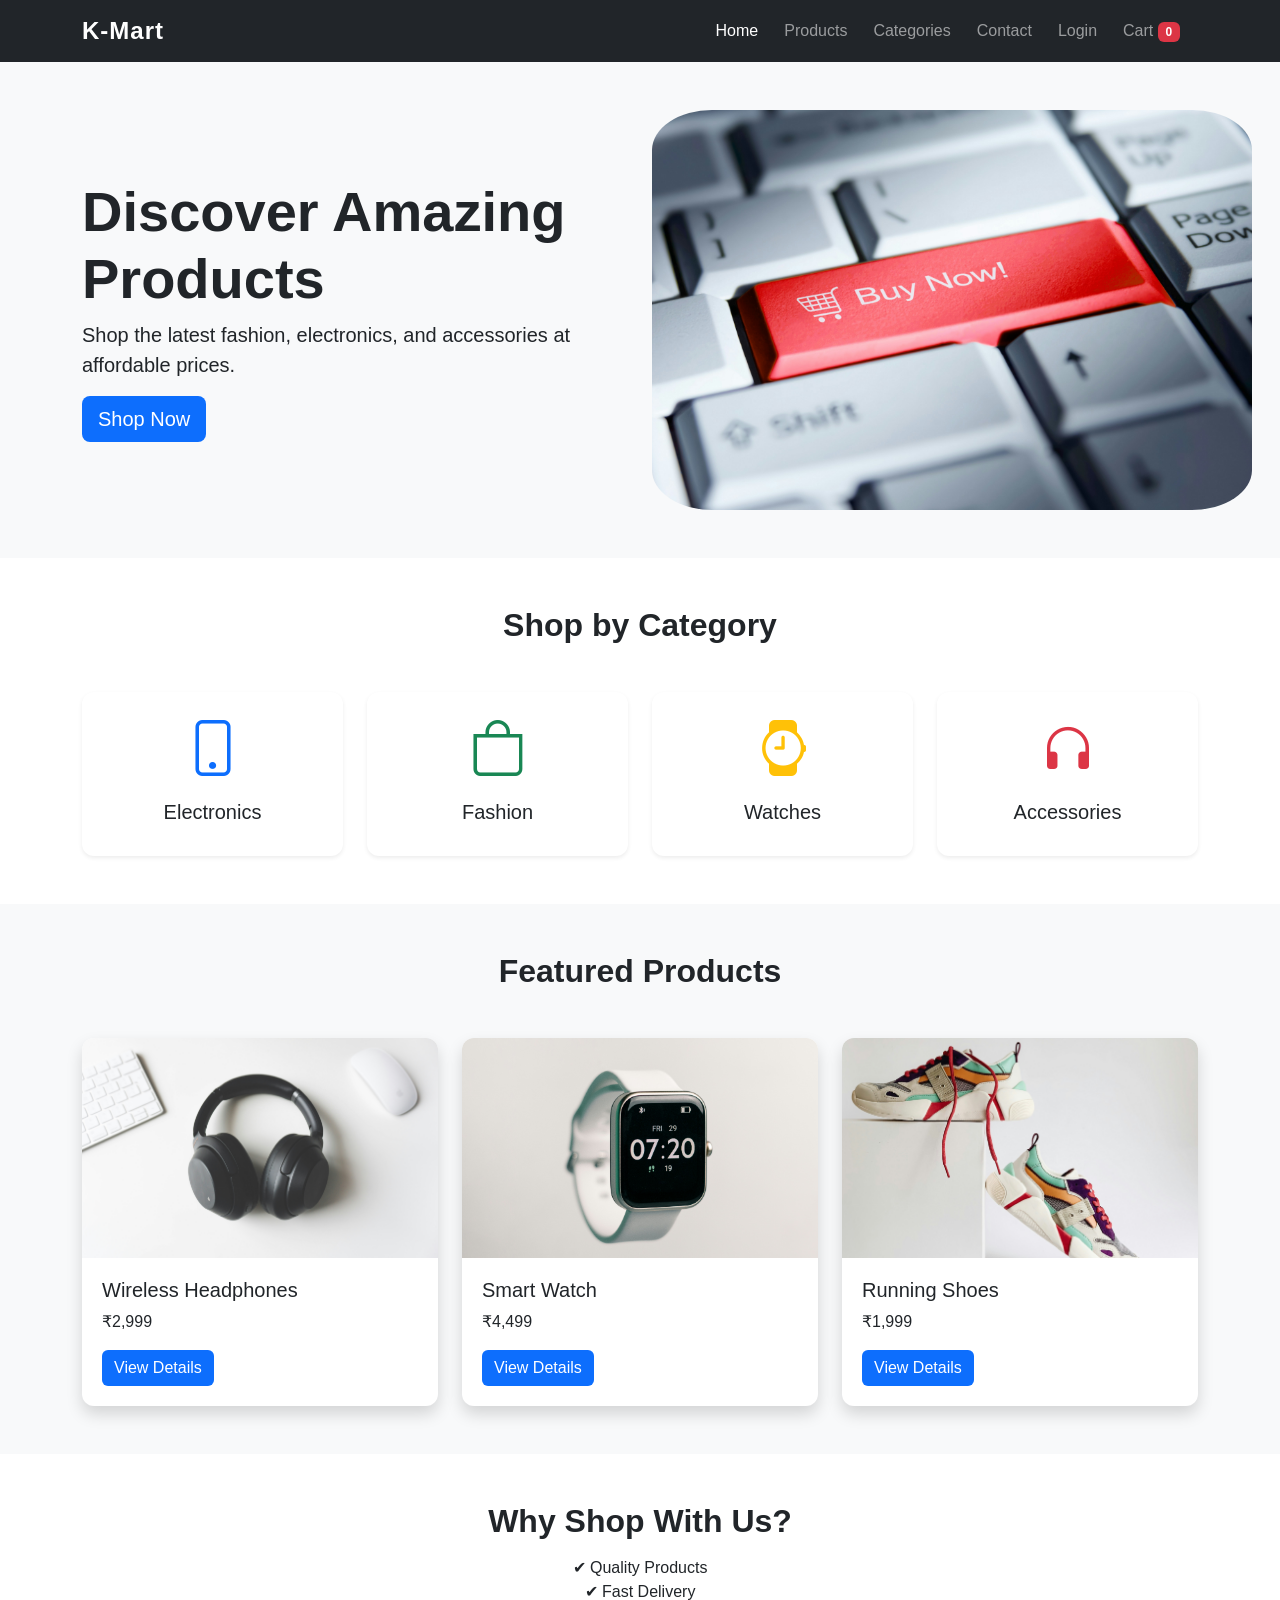
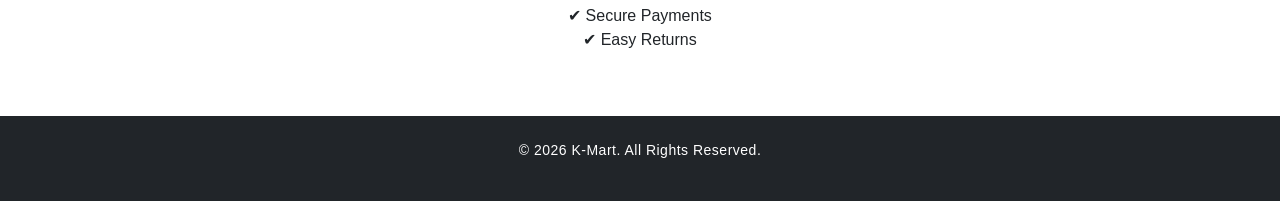
<file: index.html>
<!DOCTYPE html>
<html lang="en">
<head>
    <meta charset="UTF-8">
    <meta name="viewport" content="width=device-width, initial-scale=1.0">
    <title>K-Mart</title>

    <!-- Bootstrap CSS -->
    <link href="https://cdn.jsdelivr.net/npm/bootstrap@5.3.3/dist/css/bootstrap.min.css" rel="stylesheet">

    <!-- Bootstrap Icons -->
    <link href="https://cdn.jsdelivr.net/npm/bootstrap-icons@1.11.3/font/bootstrap-icons.css" rel="stylesheet">

    <!-- Custom CSS -->
    <link rel="stylesheet" href="css/style.css">
</head>
<body>

<!-- Navbar -->
<nav class="navbar navbar-expand-lg navbar-dark bg-dark sticky-top">
    <div class="container">

        <a class="navbar-brand fw-bold" href="#">K-Mart</a>

        <button class="navbar-toggler" type="button"
            data-bs-toggle="collapse"
            data-bs-target="#menu">

            <span class="navbar-toggler-icon"></span>

        </button>

        <div class="collapse navbar-collapse" id="menu">

            <ul class="navbar-nav ms-auto">

                <li class="nav-item">
                    <a class="nav-link active" href="#">Home</a>
                </li>

                <li class="nav-item">
                    <a class="nav-link" href="products.html">Products</a>
                </li>

                <li class="nav-item">
                    <a class="nav-link" href="#">Categories</a>
                </li>

                <li class="nav-item">
                    <a class="nav-link" href="contact.html">Contact</a>
                </li>

                <li class="nav-item">
                     <a class="nav-link" href="login.html">Login</a>
                </li>

                <li class="nav-item">
                    <a class="nav-link" href="cart.html">
                        Cart
                        <span class="badge bg-danger">0</span>
                    </a>
                </li>

            </ul>

        </div>

    </div>
</nav>

<!-- Hero Section -->

<section class="bg-light py-5">

<div class="container">

<div class="row align-items-center">

<div class="col-lg-6">

<h1 class="display-4 fw-bold">

Discover Amazing Products

</h1>

<p class="lead">

Shop the latest fashion, electronics, and accessories at affordable prices.

</p>

<a href="products.html" class="btn btn-primary btn-lg">

Shop Now

</a>

</div>

<div class="col-lg-6 text-center">

<img class="imag"src="images/banner.jpg"
class="img-fluid"
alt="Shopping">

</div>

</div>

</div>

</section>

<!-- Categories -->

<section class="py-5">

<div class="container">

<h2 class="text-center mb-5">

Shop by Category

</h2>

<div class="row g-4">

<div class="col-md-3">

<div class="card shadow-sm text-center p-4">

<i class="bi bi-phone display-4 text-primary"></i>

<h5 class="mt-3">

Electronics

</h5>

</div>

</div>

<div class="col-md-3">

<div class="card shadow-sm text-center p-4">

<i class="bi bi-bag display-4 text-success"></i>

<h5 class="mt-3">

Fashion

</h5>

</div>

</div>

<div class="col-md-3">

<div class="card shadow-sm text-center p-4">

<i class="bi bi-watch display-4 text-warning"></i>

<h5 class="mt-3">

Watches

</h5>

</div>

</div>

<div class="col-md-3">

<div class="card shadow-sm text-center p-4">

<i class="bi bi-headphones display-4 text-danger"></i>

<h5 class="mt-3">

Accessories

</h5>

</div>

</div>

</div>

</div>

</section>

<!-- Featured Products -->

<section class="bg-light py-5">

<div class="container">

<h2 class="text-center mb-5">

Featured Products

</h2>

<div class="row g-4">

<div class="col-md-4">

<div class="card shadow">

<img src="images/product1.jpg"
class="card-img-top">

<div class="card-body">

<h5 class="card-title">

Wireless Headphones

</h5>

<p>

₹2,999

</p>

<a href="#"
class="btn btn-primary">

View Details

</a>

</div>

</div>

</div>

<div class="col-md-4">

<div class="card shadow">

<img src="images/product2.jpg"
class="card-img-top">

<div class="card-body">

<h5 class="card-title">

Smart Watch

</h5>

<p>

₹4,499

</p>

<a href="#"
class="btn btn-primary">

View Details

</a>

</div>

</div>

</div>

<div class="col-md-4">

<div class="card shadow">

<img src="images/product3.jpg"
class="card-img-top">

<div class="card-body">

<h5 class="card-title">

Running Shoes

</h5>

<p>

₹1,999

</p>

<a href="#"
class="btn btn-primary">

View Details

</a>

</div>

</div>

</div>

</div>

</div>

</section>

<!-- About -->

<section class="py-5">

<div class="container text-center">

<h2>

Why Shop With Us?

</h2>

<p class="mt-3">

✔ Quality Products

<br>

✔ Fast Delivery

<br>

✔ Secure Payments

<br>

✔ Easy Returns

</p>

</div>

</section>

<!-- Footer -->

<footer class="bg-dark text-white py-4">

<div class="container text-center">

<p>

© 2026 K-Mart. All Rights Reserved.

</p>

</div>

</footer>

<script src="https://cdn.jsdelivr.net/npm/bootstrap@5.3.3/dist/js/bootstrap.bundle.min.js"></script>

</body>
</html>
</file>
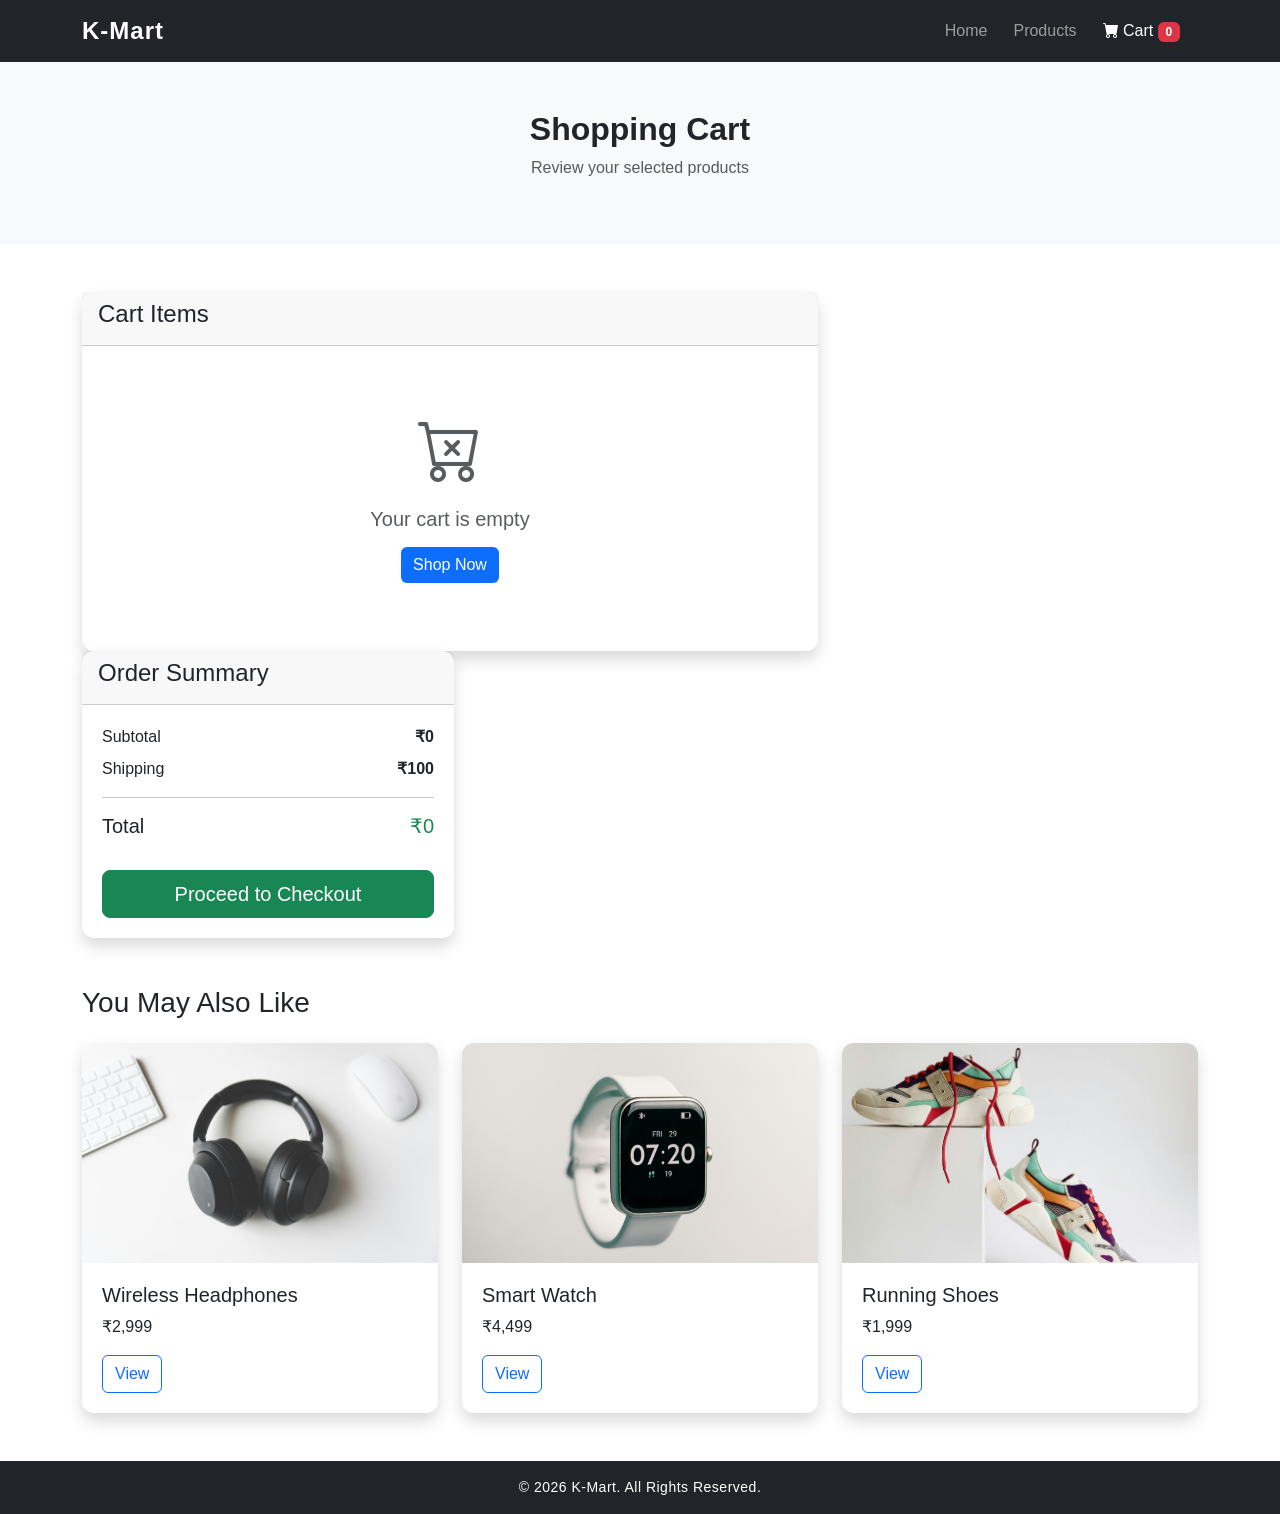
<file: cart.html>
<!DOCTYPE html>
<html lang="en">
<head>
    <meta charset="UTF-8">
    <meta name="viewport" content="width=device-width, initial-scale=1.0">
    <title>Shopping Cart | K-Mart</title>

    <!-- Bootstrap CSS -->
    <link href="https://cdn.jsdelivr.net/npm/bootstrap@5.3.3/dist/css/bootstrap.min.css" rel="stylesheet">

    <!-- Bootstrap Icons -->
    <link href="https://cdn.jsdelivr.net/npm/bootstrap-icons@1.11.3/font/bootstrap-icons.css" rel="stylesheet">

    <!-- Custom CSS -->
    <link rel="stylesheet" href="css/style.css">
</head>
<body>

<!-- Navbar -->

<nav class="navbar navbar-expand-lg navbar-dark bg-dark">

<div class="container">

<a class="navbar-brand fw-bold" href="index.html">

K-Mart

</a>

<button
class="navbar-toggler"
data-bs-toggle="collapse"
data-bs-target="#menu">

<span class="navbar-toggler-icon"></span>

</button>

<div class="collapse navbar-collapse" id="menu">

<ul class="navbar-nav ms-auto">

<li class="nav-item">

<a class="nav-link" href="index.html">

Home

</a>

</li>

<li class="nav-item">

<a class="nav-link" href="products.html">

Products

</a>

</li>

<li class="nav-item">

<a class="nav-link active" href="cart.html">

<i class="bi bi-cart-fill"></i>

Cart

<span class="badge bg-danger" id="cart-count">

0

</span>

</a>

</li>

</ul>

</div>

</div>

</nav>

<!-- Page Title -->

<section class="bg-light py-5">

<div class="container text-center">

<h2 class="fw-bold">

Shopping Cart

</h2>

<p class="text-muted">

Review your selected products

</p>

</div>

</section>

<!-- Cart Section -->

<div class="container my-5">

<div class="row">

<!-- Cart Items -->

<div class="col-lg-8">

<div class="card shadow">

<div class="card-header">

<h4>

Cart Items

</h4>

</div>

<div class="card-body" id="cart-items">

<!-- JavaScript will display products here -->

<div class="text-center text-muted py-5">

<i class="bi bi-cart-x display-3"></i>

<h5 class="mt-3">

Your cart is empty

</h5>

<p>

Add products from the Products page.

</p>

<a href="products.html" class="btn btn-primary">

Continue Shopping

</a>

</div>

</div>

</div>

</div>

</div>

<!-- Order Summary -->

<div class="col-lg-4">

<div class="card shadow">

<div class="card-header">

<h4>

Order Summary

</h4>

</div>

<div class="card-body">

<div class="d-flex justify-content-between mb-2">

<span>

Subtotal

</span>

<strong id="subtotal">

₹0

</strong>

</div>

<div class="d-flex justify-content-between mb-2">

<span>

Shipping

</span>

<strong>

₹100

</strong>

</div>

<hr>

<div class="d-flex justify-content-between">

<h5>

Total

</h5>

<h5 class="text-success" id="total">

₹100

</h5>

</div>

<div class="d-grid mt-4">

<a
href="checkout.html"
class="btn btn-success btn-lg">

Proceed to Checkout

</a>

</div>

</div>

</div>

</div>

</div>

</div>

<!-- Recommended Products -->

<section class="container mb-5">

<h3 class="mb-4">

You May Also Like

</h3>

<div class="row">

<div class="col-md-4">

<div class="card shadow">

<img src="images/product1.jpg" class="card-img-top">

<div class="card-body">

<h5>

Wireless Headphones

</h5>

<p>

₹2,999

</p>

<a href="product.html" class="btn btn-outline-primary">

View

</a>

</div>

</div>

</div>

<div class="col-md-4">

<div class="card shadow">

<img src="images/product2.jpg" class="card-img-top">

<div class="card-body">

<h5>

Smart Watch

</h5>

<p>

₹4,499

</p>

<a href="product.html" class="btn btn-outline-primary">

View

</a>

</div>

</div>

</div>

<div class="col-md-4">

<div class="card shadow">

<img src="images/product3.jpg" class="card-img-top">

<div class="card-body">

<h5>

Running Shoes

</h5>

<p>

₹1,999

</p>

<a href="product.html" class="btn btn-outline-primary">

View

</a>

</div>

</div>

</div>

</div>

</section>

<!-- Footer -->

<footer class="bg-dark text-white text-center py-3">

<p class="mb-0">

© 2026 K-Mart. All Rights Reserved.

</p>

</footer>

<!-- Bootstrap -->

<script src="https://cdn.jsdelivr.net/npm/bootstrap@5.3.3/dist/js/bootstrap.bundle.min.js"></script>

<!-- Cart JavaScript -->

<script src="js/cart.js"></script>

</body>
</html>
</file>
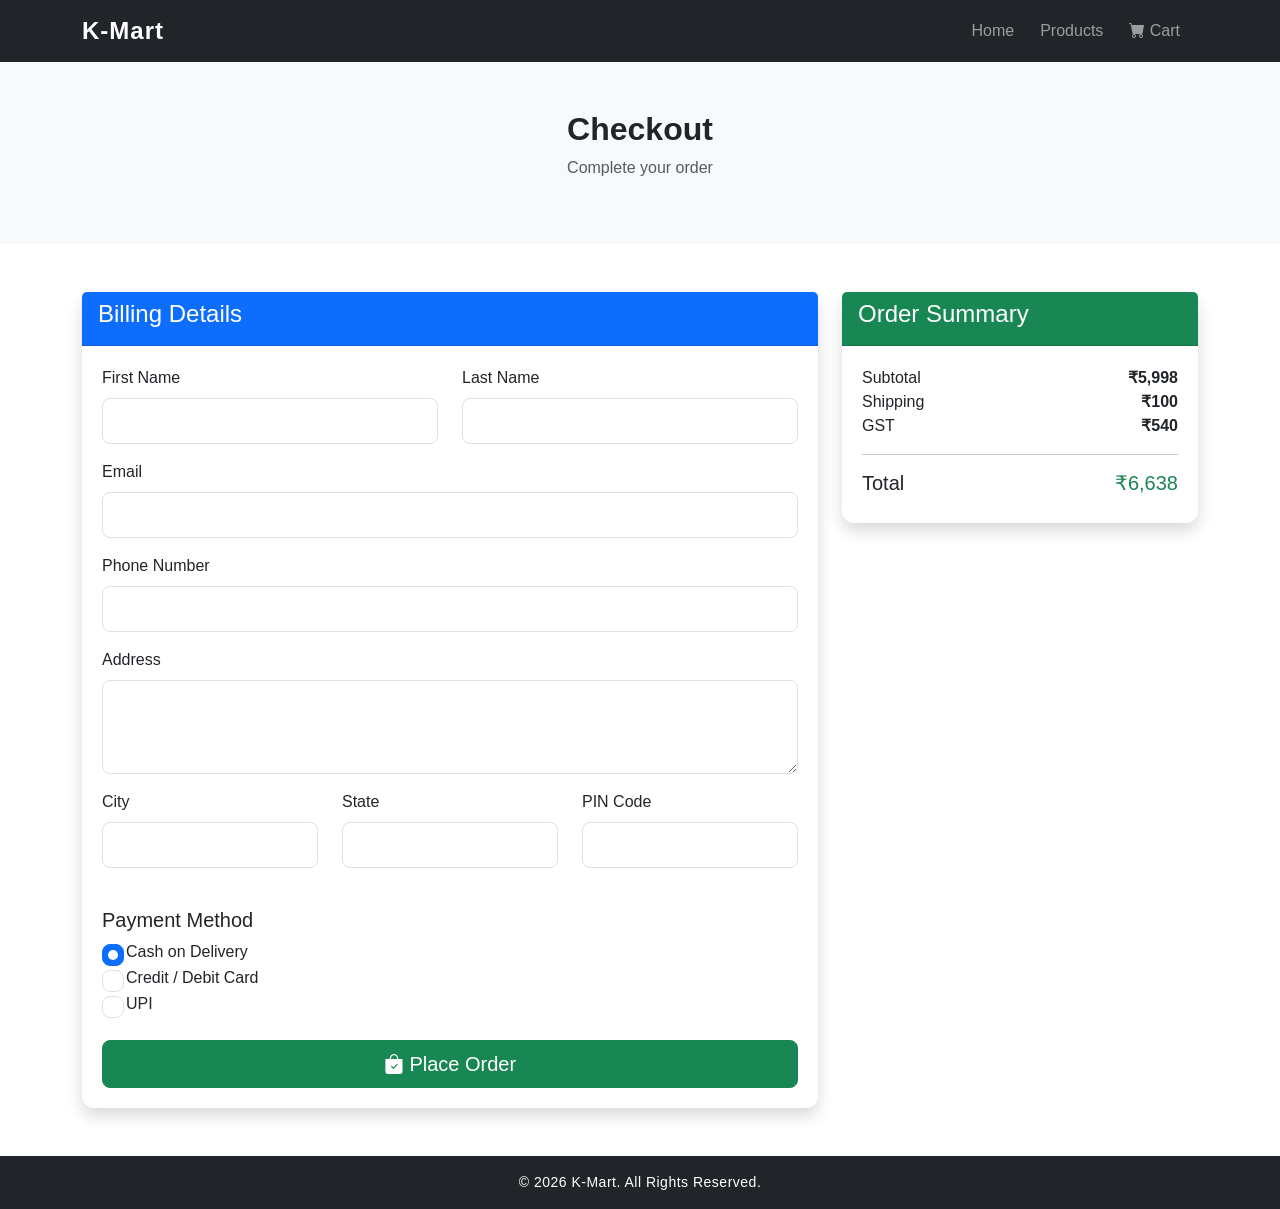
<file: checkout.html>
<!DOCTYPE html>
<html lang="en">
<head>
    <meta charset="UTF-8">
    <meta name="viewport" content="width=device-width, initial-scale=1.0">
    <title>Checkout | K-Mart</title>

    <!-- Bootstrap CSS -->
    <link href="https://cdn.jsdelivr.net/npm/bootstrap@5.3.3/dist/css/bootstrap.min.css" rel="stylesheet">

    <!-- Bootstrap Icons -->
    <link href="https://cdn.jsdelivr.net/npm/bootstrap-icons@1.11.3/font/bootstrap-icons.css" rel="stylesheet">

    <!-- Custom CSS -->
    <link rel="stylesheet" href="css/style.css">
</head>
<body>

<!-- Navbar -->

<nav class="navbar navbar-expand-lg navbar-dark bg-dark">

<div class="container">

<a class="navbar-brand fw-bold" href="index.html">

    K-Mart
</a>

<button class="navbar-toggler"
data-bs-toggle="collapse"
data-bs-target="#menu">

<span class="navbar-toggler-icon"></span>

</button>

<div class="collapse navbar-collapse" id="menu">

<ul class="navbar-nav ms-auto">

<li class="nav-item">
<a class="nav-link" href="index.html">Home</a>
</li>

<li class="nav-item">
<a class="nav-link" href="products.html">Products</a>
</li>

<li class="nav-item">
<a class="nav-link" href="cart.html">
<i class="bi bi-cart-fill"></i>
Cart
</a>
</li>

</ul>

</div>

</div>

</nav>

<!-- Page Title -->

<section class="bg-light py-5">

<div class="container text-center">

<h2 class="fw-bold">
Checkout
</h2>

<p class="text-muted">
Complete your order
</p>

</div>

</section>

<!-- Checkout Section -->

<div class="container my-5">

<div class="row">

<!-- Billing Form -->

<div class="col-lg-8">

<div class="card shadow">

<div class="card-header bg-primary text-white">

<h4>Billing Details</h4>

</div>

<div class="card-body">

<form id="checkoutForm">

<div class="row">

<div class="col-md-6 mb-3">

<label class="form-label">First Name</label>

<input type="text"
class="form-control"
required>

</div>

<div class="col-md-6 mb-3">

<label class="form-label">Last Name</label>

<input type="text"
class="form-control"
required>

</div>

</div>

<div class="mb-3">

<label class="form-label">

Email

</label>

<input type="email"
class="form-control"
required>

</div>

<div class="mb-3">

<label class="form-label">

Phone Number

</label>

<input type="tel"
class="form-control"
required>

</div>

<div class="mb-3">

<label class="form-label">

Address

</label>

<textarea
class="form-control"
rows="3"
required></textarea>

</div>

<div class="row">

<div class="col-md-4 mb-3">

<label class="form-label">

City

</label>

<input
type="text"
class="form-control"
required>

</div>

<div class="col-md-4 mb-3">

<label class="form-label">

State

</label>

<input
type="text"
class="form-control"
required>

</div>

<div class="col-md-4 mb-3">

<label class="form-label">

PIN Code

</label>

<input
type="text"
class="form-control"
required>

</div>

</div>

<h5 class="mt-4">

Payment Method

</h5>

<div class="form-check">

<input
class="form-check-input"
type="radio"
name="payment"
checked>

<label class="form-check-label">

Cash on Delivery

</label>

</div>

<div class="form-check">

<input
class="form-check-input"
type="radio"
name="payment">

<label class="form-check-label">

Credit / Debit Card

</label>

</div>

<div class="form-check mb-4">

<input
class="form-check-input"
type="radio"
name="payment">

<label class="form-check-label">

UPI

</label>

</div>

<button
type="submit"
class="btn btn-success btn-lg w-100">

<i class="bi bi-bag-check-fill"></i>

Place Order

</button>

</form>

</div>

</div>

</div>

<!-- Order Summary -->

<div class="col-lg-4">

<div class="card shadow">

<div class="card-header bg-success text-white">

<h4>

Order Summary

</h4>

</div>

<div class="card-body">

<div class="d-flex justify-content-between">

<span>

Subtotal

</span>

<strong>

₹5,998

</strong>

</div>

<div class="d-flex justify-content-between">

<span>

Shipping

</span>

<strong>

₹100

</strong>

</div>

<div class="d-flex justify-content-between">

<span>

GST

</span>

<strong>

₹540

</strong>

</div>

<hr>

<div class="d-flex justify-content-between">

<h5>

Total

</h5>

<h5 class="text-success">

₹6,638

</h5>

</div>

</div>

</div>

</div>

</div>

</div>

<!-- Success Message -->

<div class="container mb-5">

<div
id="successMessage"
class="alert alert-success text-center d-none">

<h4>

🎉 Order Placed Successfully!

</h4>

<p>

Thank you for shopping with K-Mart.

</p>

<a
href="index.html"
class="btn btn-primary">

Continue Shopping

</a>

</div>

</div>

<!-- Footer -->

<footer class="bg-dark text-white text-center py-3">

<p class="mb-0">

© 2026 K-Mart. All Rights Reserved.

</p>

</footer>

<!-- Bootstrap JS -->

<script src="https://cdn.jsdelivr.net/npm/bootstrap@5.3.3/dist/js/bootstrap.bundle.min.js"></script>

<!-- Checkout JS -->

<script>
document.getElementById("checkoutForm").addEventListener("submit", function(e){

    e.preventDefault();

    document.getElementById("successMessage").classList.remove("d-none");

    this.reset();

    window.scrollTo({
        top: document.body.scrollHeight,
        behavior: "smooth"
    });

});
</script>

</body>
</html>
</file>
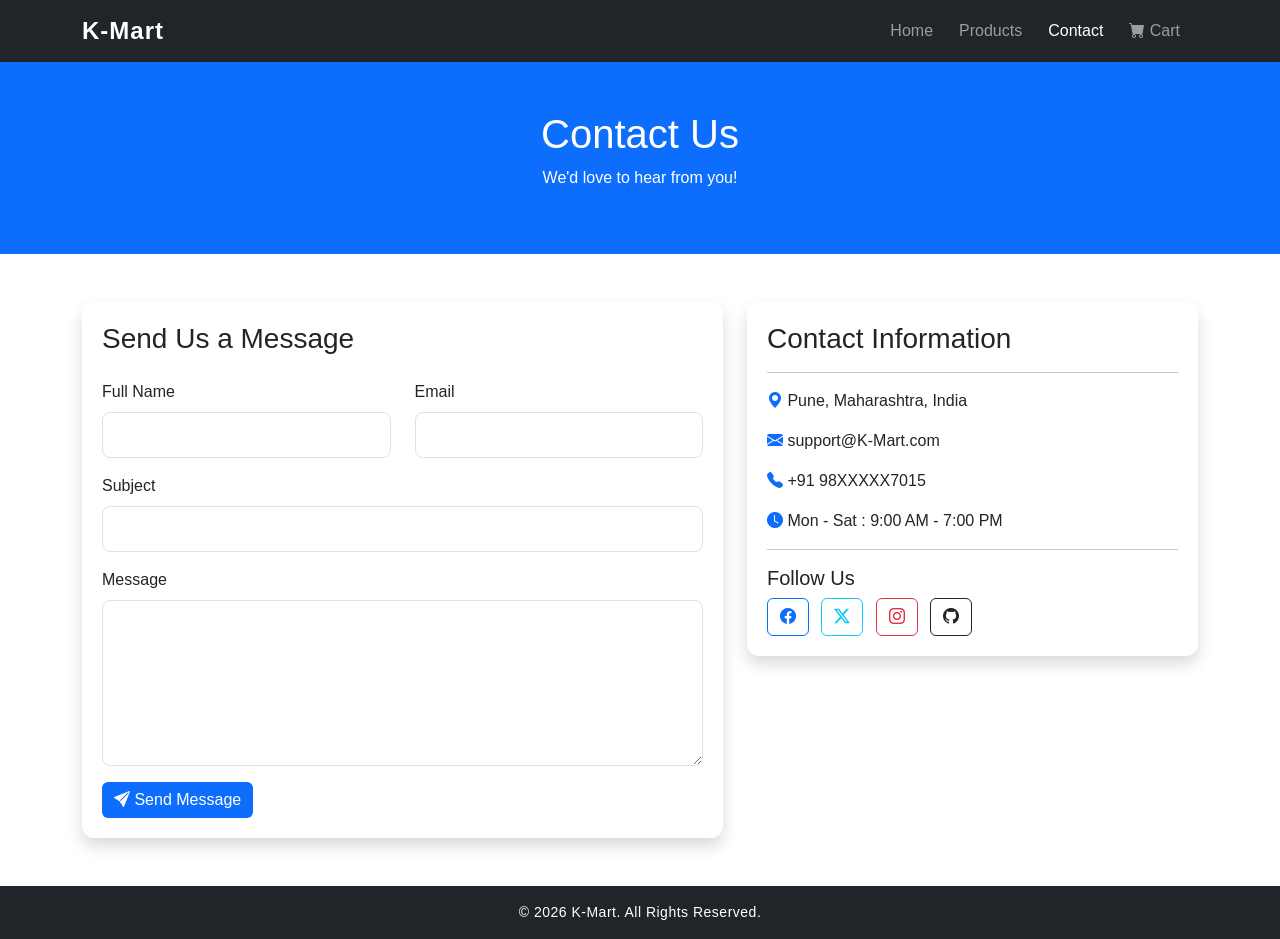
<file: contact.html>
<!DOCTYPE html>
<html lang="en">
<head>
    <meta charset="UTF-8">
    <meta name="viewport" content="width=device-width, initial-scale=1.0">
    <title>Contact Us | K-Mart</title>

    <!-- Bootstrap CSS -->
    <link href="https://cdn.jsdelivr.net/npm/bootstrap@5.3.3/dist/css/bootstrap.min.css" rel="stylesheet">

    <!-- Bootstrap Icons -->
    <link href="https://cdn.jsdelivr.net/npm/bootstrap-icons@1.11.3/font/bootstrap-icons.css" rel="stylesheet">

    <!-- Custom CSS -->
    <link rel="stylesheet" href="css/style.css">
</head>
<body>

<!-- Navbar -->
<nav class="navbar navbar-expand-lg navbar-dark bg-dark">
    <div class="container">

        <a class="navbar-brand fw-bold" href="index.html">  K-Mart</a>

        <button class="navbar-toggler"
                type="button"
                data-bs-toggle="collapse"
                data-bs-target="#menu">
            <span class="navbar-toggler-icon"></span>
        </button>

        <div class="collapse navbar-collapse" id="menu">

            <ul class="navbar-nav ms-auto">

                <li class="nav-item">
                    <a class="nav-link" href="index.html">Home</a>
                </li>

                <li class="nav-item">
                    <a class="nav-link" href="products.html">Products</a>
                </li>

                <li class="nav-item">
                    <a class="nav-link active" href="contact.html">Contact</a>
                </li>

                <li class="nav-item">
                    <a class="nav-link" href="cart.html">
                        <i class="bi bi-cart-fill"></i> Cart
                    </a>
                </li>

            </ul>

        </div>

    </div>
</nav>

<!-- Header -->
<section class="bg-primary text-white text-center py-5">

    <div class="container">

        <h1>Contact Us</h1>

        <p>We'd love to hear from you!</p>

    </div>

</section>

<!-- Contact Section -->
<section class="container py-5">

    <div class="row">

        <!-- Contact Form -->
        <div class="col-lg-7">

            <div class="card shadow">

                <div class="card-body">

                    <h3 class="mb-4">Send Us a Message</h3>

                    <form id="contactForm">

                        <div class="row">

                            <div class="col-md-6 mb-3">
                                <label class="form-label">Full Name</label>

                                <input
                                    type="text"
                                    class="form-control"
                                    required>
                            </div>

                            <div class="col-md-6 mb-3">
                                <label class="form-label">Email</label>

                                <input
                                    type="email"
                                    class="form-control"
                                    required>
                            </div>

                        </div>

                        <div class="mb-3">

                            <label class="form-label">Subject</label>

                            <input
                                type="text"
                                class="form-control"
                                required>

                        </div>

                        <div class="mb-3">

                            <label class="form-label">Message</label>

                            <textarea
                                class="form-control"
                                rows="6"
                                required></textarea>

                        </div>

                        <button
                            type="submit"
                            class="btn btn-primary">

                            <i class="bi bi-send-fill"></i>

                            Send Message

                        </button>

                    </form>

                    <div
                        id="successMessage"
                        class="alert alert-success mt-4 d-none">

                        Your message has been sent successfully!

                    </div>

                </div>

            </div>

        </div>

        <!-- Contact Details -->
        <div class="col-lg-5 mt-4 mt-lg-0">

            <div class="card shadow">

                <div class="card-body">

                    <h3>Contact Information</h3>

                    <hr>

                    <p>
                        <i class="bi bi-geo-alt-fill text-primary"></i>
                        Pune, Maharashtra, India
                    </p>

                    <p>
                        <i class="bi bi-envelope-fill text-primary"></i>
                        support@K-Mart.com
                    </p>

                    <p>
                        <i class="bi bi-telephone-fill text-primary"></i>
                        +91 98XXXXX7015
                    </p>

                    <p>
                        <i class="bi bi-clock-fill text-primary"></i>
                        Mon - Sat : 9:00 AM - 7:00 PM
                    </p>

                    <hr>

                    <h5>Follow Us</h5>

                    <a href="#" class="btn btn-outline-primary me-2">
                        <i class="bi bi-facebook"></i>
                    </a>

                    <a href="#" class="btn btn-outline-info me-2">
                        <i class="bi bi-twitter-x"></i>
                    </a>

                    <a href="#" class="btn btn-outline-danger me-2">
                        <i class="bi bi-instagram"></i>
                    </a>

                    <a href="#" class="btn btn-outline-dark">
                        <i class="bi bi-github"></i>
                    </a>

                </div>

            </div>

        </div>

    </div>

</section>

<!-- Footer -->
<footer class="bg-dark text-white text-center py-3">

    <p class="mb-0">
        © 2026 K-Mart. All Rights Reserved.
    </p>

</footer>

<!-- Bootstrap JS -->
<script src="https://cdn.jsdelivr.net/npm/bootstrap@5.3.3/dist/js/bootstrap.bundle.min.js"></script>

<script>
document.getElementById("contactForm").addEventListener("submit", function(e){

    e.preventDefault();

    document.getElementById("successMessage").classList.remove("d-none");

    this.reset();

});
</script>

</body>
</html>
</file>
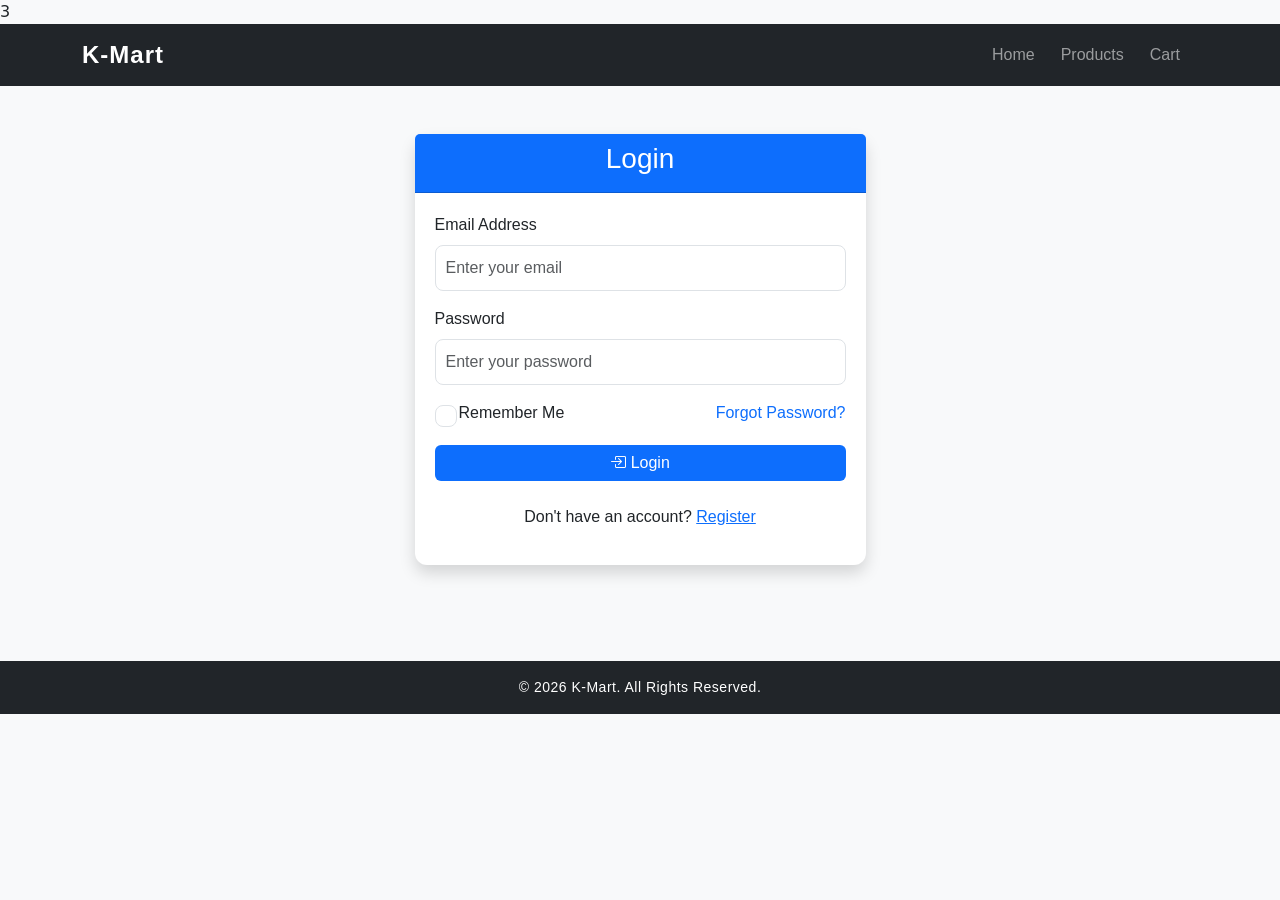
<file: login.html>
<!DOCTYPE html>
<html lang="en">
<head>
    <meta charset="UTF-8">
    <meta name="viewport" content="width=device-width, initial-scale=1.0">
    <title>Login | K-Mart</title>

    <!-- Bootstrap CSS -->
    <link href="https://cdn.jsdelivr.net/npm/bootstrap@5.3.3/dist/css/bootstrap.min.css" rel="stylesheet">

    <!-- Bootstrap Icons -->
    <link href="https://cdn.jsdelivr.net/npm/bootstrap-icons@1.11.3/font/bootstrap-icons.css" rel="stylesheet">

    <!-- Custom CSS -->
    <link rel="stylesheet" href="css/style.css">
</head>
<body class="bg-light">

<!-- Navbar -->3
<nav class="navbar navbar-expand-lg navbar-dark bg-dark">
    <div class="container">
        <a class="navbar-brand fw-bold" href="index.html">  K-Mart</a>

        <button class="navbar-toggler"
                data-bs-toggle="collapse"
                data-bs-target="#menu">
            <span class="navbar-toggler-icon"></span>
        </button>

        <div class="collapse navbar-collapse" id="menu">
            <ul class="navbar-nav ms-auto">

                <li class="nav-item">
                    <a class="nav-link" href="index.html">Home</a>
                </li>

                <li class="nav-item">
                    <a class="nav-link" href="products.html">Products</a>
                </li>

                <li class="nav-item">
                    <a class="nav-link" href="cart.html">Cart</a>
                </li>

            </ul>
        </div>
    </div>
</nav>

<!-- Login Form -->
<div class="container py-5">

    <div class="row justify-content-center">

        <div class="col-md-6 col-lg-5">

            <div class="card shadow">

                <div class="card-header bg-primary text-white text-center">
                    <h3>Login</h3>
                </div>

                <div class="card-body">

                    <form id="loginForm">

                        <div class="mb-3">
                            <label class="form-label">Email Address</label>

                            <input
                                type="email"
                                class="form-control"
                                id="email"
                                placeholder="Enter your email"
                                required>
                        </div>

                        <div class="mb-3">
                            <label class="form-label">Password</label>

                            <input
                                type="password"
                                class="form-control"
                                id="password"
                                placeholder="Enter your password"
                                required>
                        </div>

                        <div class="d-flex justify-content-between mb-3">

                            <div class="form-check">

                                <input
                                    class="form-check-input"
                                    type="checkbox"
                                    id="remember">

                                <label class="form-check-label">
                                    Remember Me
                                </label>

                            </div>

                            <a href="#" class="text-decoration-none">
                                Forgot Password?
                            </a>

                        </div>

                        <button
                            type="submit"
                            class="btn btn-primary w-100">

                            <i class="bi bi-box-arrow-in-right"></i>

                            Login

                        </button>

                    </form>

                    <div class="text-center mt-4">

                        <p>
                            Don't have an account?
                            <a href="register.html">Register</a>
                        </p>

                    </div>

                </div>

            </div>

            <!-- Success Message -->

            <div
                id="success"
                class="alert alert-success mt-4 d-none">

                Login Successful! Redirecting...

            </div>

        </div>

    </div>

</div>

<!-- Footer -->

<footer class="bg-dark text-white text-center py-3 mt-5">

<p class="mb-0">

© 2026 K-Mart. All Rights Reserved.

</p>

</footer>

<!-- Bootstrap JS -->

<script src="https://cdn.jsdelivr.net/npm/bootstrap@5.3.3/dist/js/bootstrap.bundle.min.js"></script>

<script>

document.getElementById("loginForm").addEventListener("submit", function(e){

    e.preventDefault();

    document.getElementById("success").classList.remove("d-none");

    setTimeout(function(){

        window.location.href = "index.html";

    },1500);

});

</script>

</body>
</html>
</file>
<file: css/style.css>
.imag{
    border-radius: 10%;
    height : 400px;
    width: 600px;
}
* {
    margin: 0;
    padding: 0;
    box-sizing: border-box;
    font-family: Arial, Helvetica, sans-serif;
}

/* Navbar */
.navbar-brand {
    font-size: 1.5rem;
    letter-spacing: 1px;
}

.navbar-nav .nav-link {
    margin-right: 10px;
    transition: 0.3s;
}

.navbar-nav .nav-link:hover {
    color: #0d6efd !important;
}

/* Hero Section */
.hero {
    background: linear-gradient(to right, #f8f9fa, #e9ecef);
    padding: 60px 0;
}

.hero h1 {
    font-weight: bold;
}

/* Section Titles */
h2 {
    font-weight: 700;
}

/* Category Cards */
.card {
    border: none;
    border-radius: 12px;
    transition: all 0.3s ease;
}

.card:hover {
    transform: translateY(-5px);
    box-shadow: 0 10px 25px rgba(0, 0, 0, 0.15);
}

/* Product Images */
.card img {
    border-radius: 12px 12px 0 0;
    height: 220px;
    object-fit: cover;
}

/* Buttons */
.btn-primary {
    background-color: #0d6efd;
    border: none;
    transition: 0.3s;
}

.btn-primary:hover {
    background-color: #0b5ed7;
    transform: scale(1.05);
}

.btn-outline-danger:hover {
    transform: scale(1.05);
}

/* Cart Badge */
.badge {
    font-size: 0.75rem;
}

/* Forms */
input,
textarea,
select {
    border-radius: 8px !important;
    padding: 10px !important;
}

/* Checkout & Contact Cards */
.card-body {
    padding: 20px;
}

/* Footer */
footer {
    font-size: 14px;
    letter-spacing: 0.5px;
}

/* Responsive Design */
@media (max-width: 768px) {
    .hero {
        text-align: center;
        padding: 40px 20px;
    }

    .card img {
        height: 180px;
    }
}
</file>
